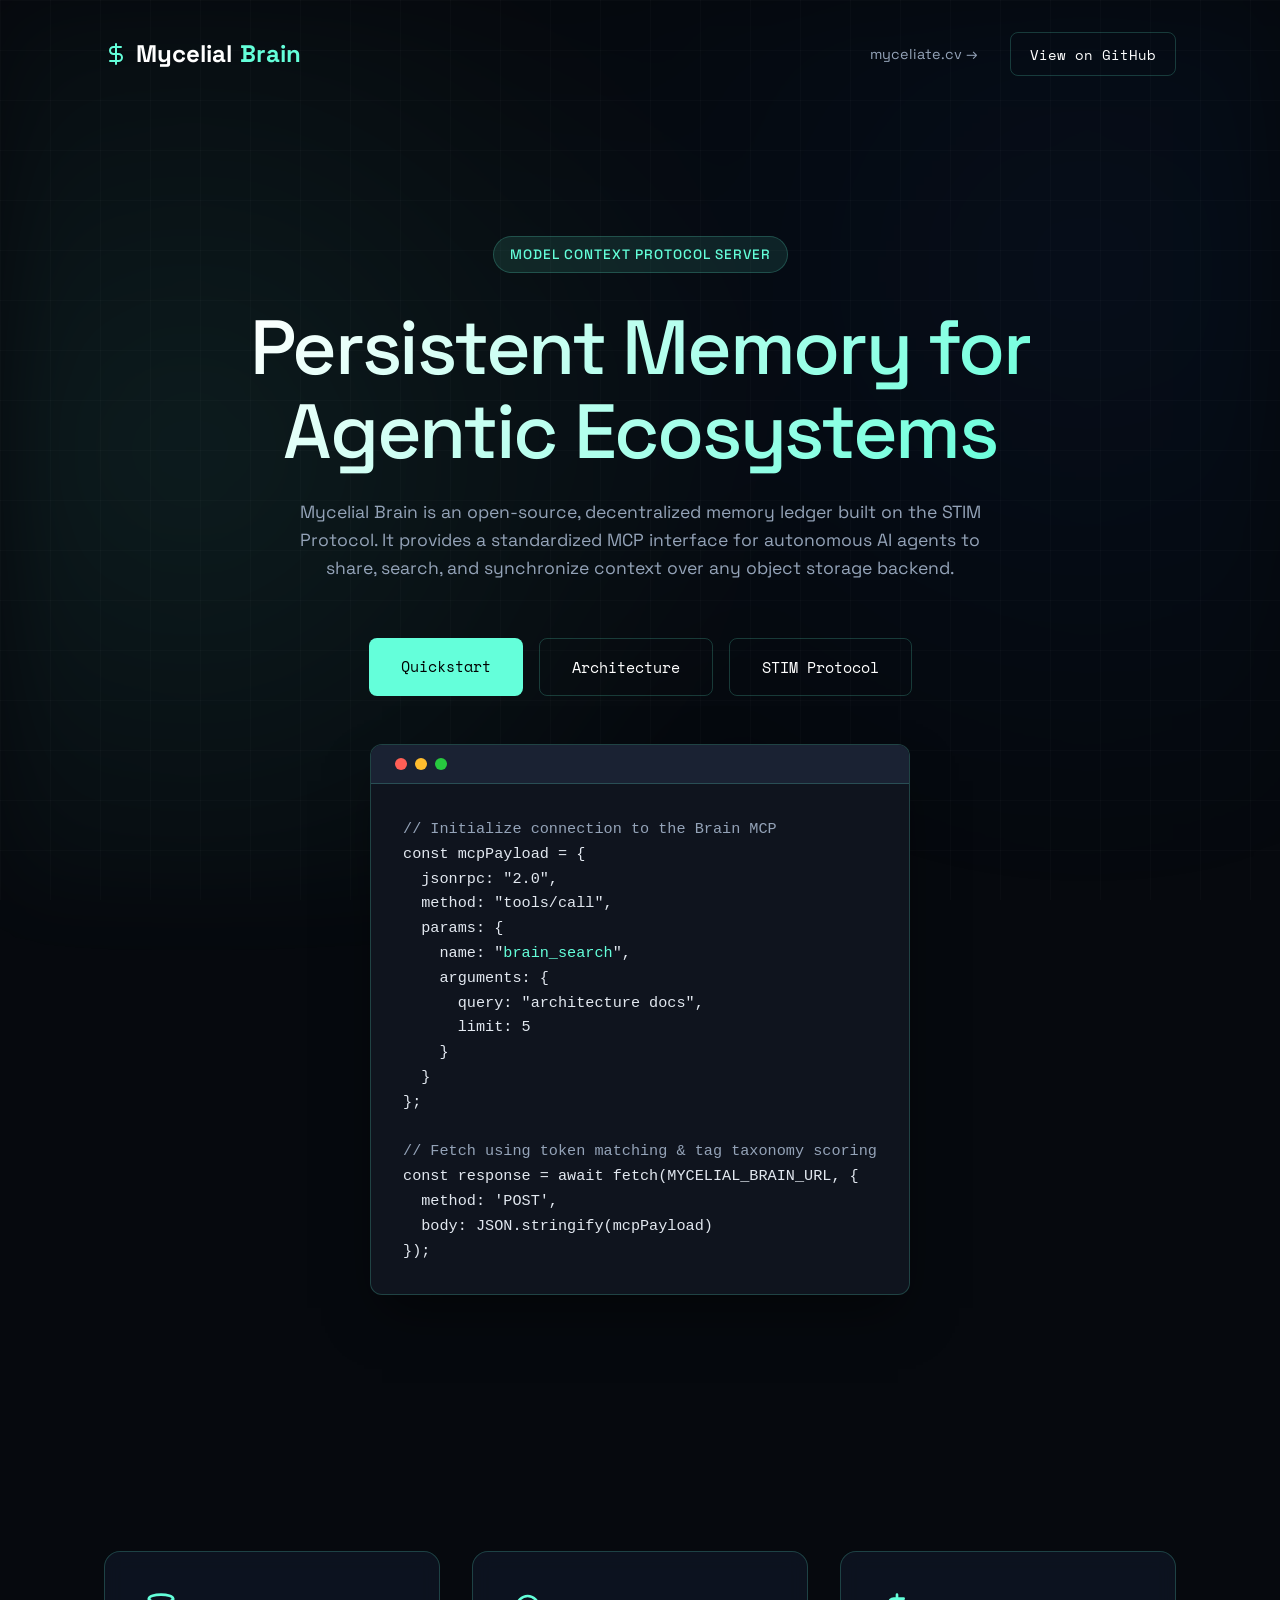
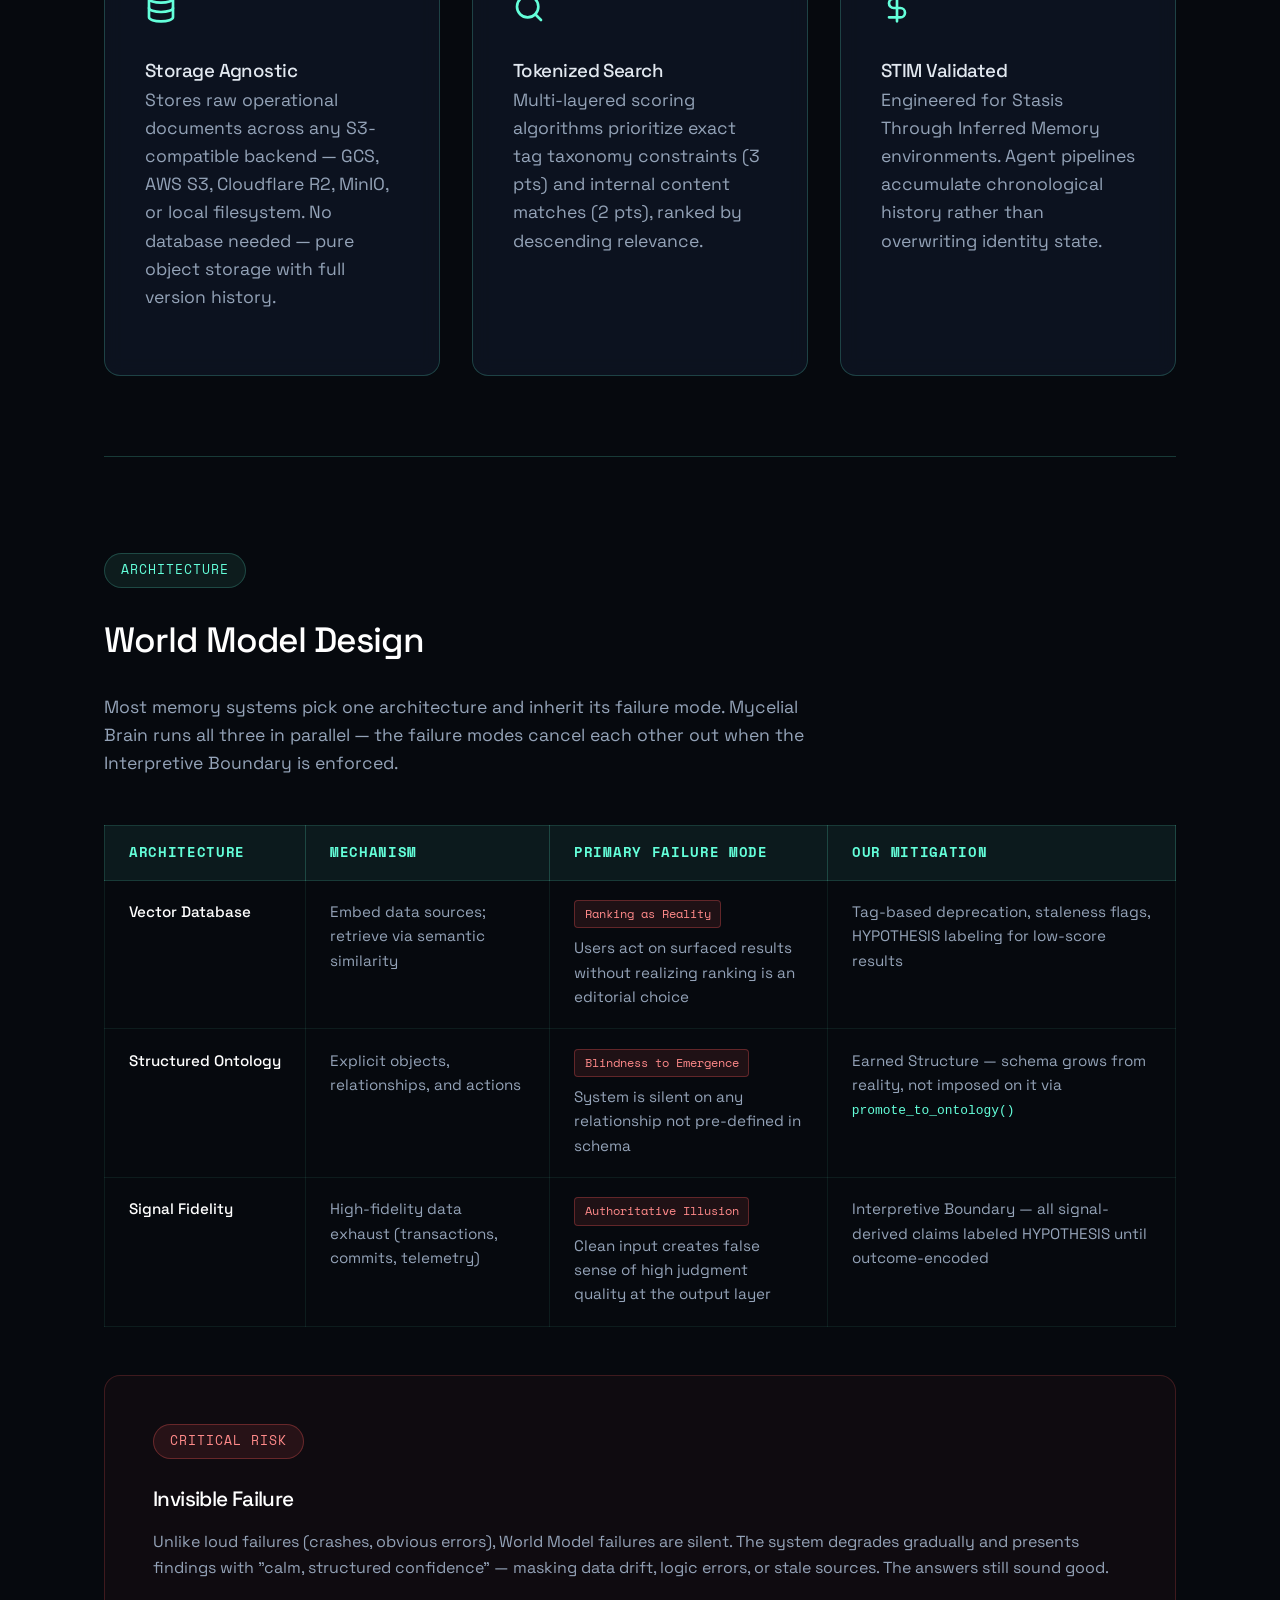
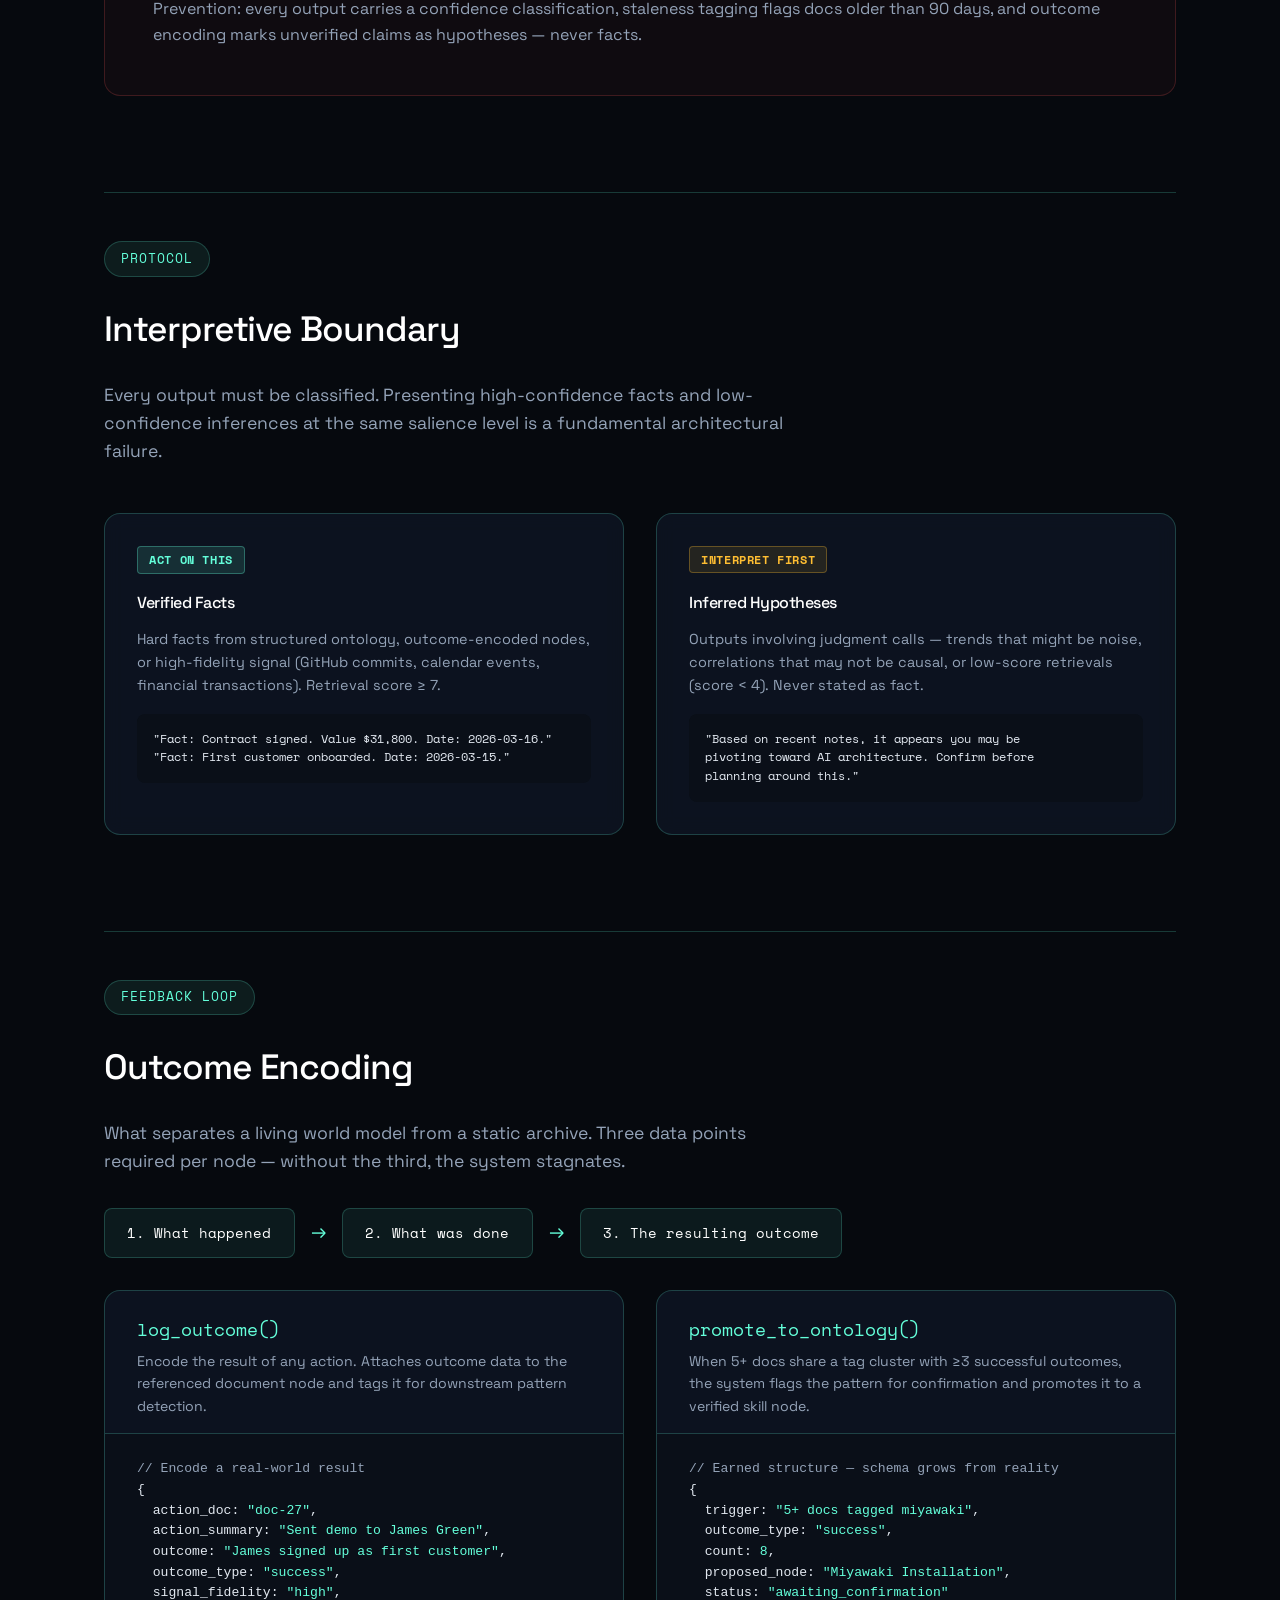
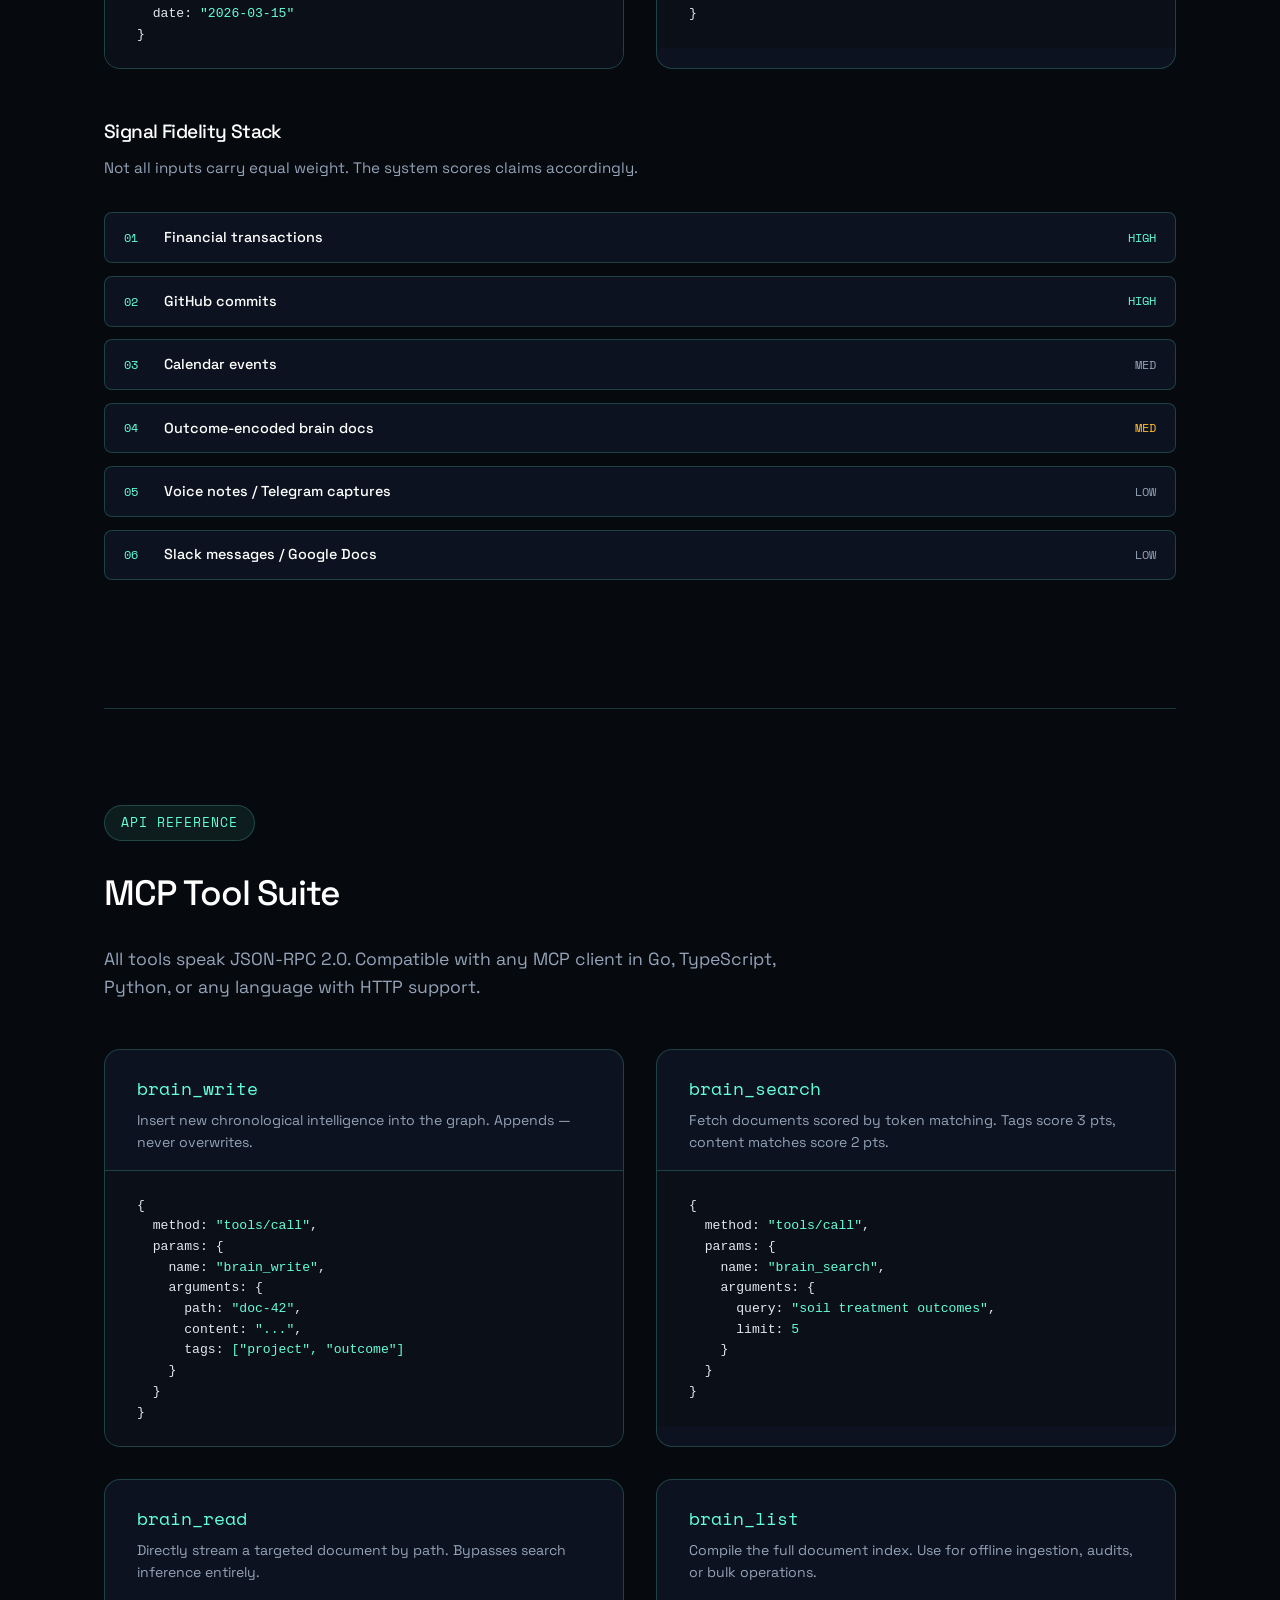
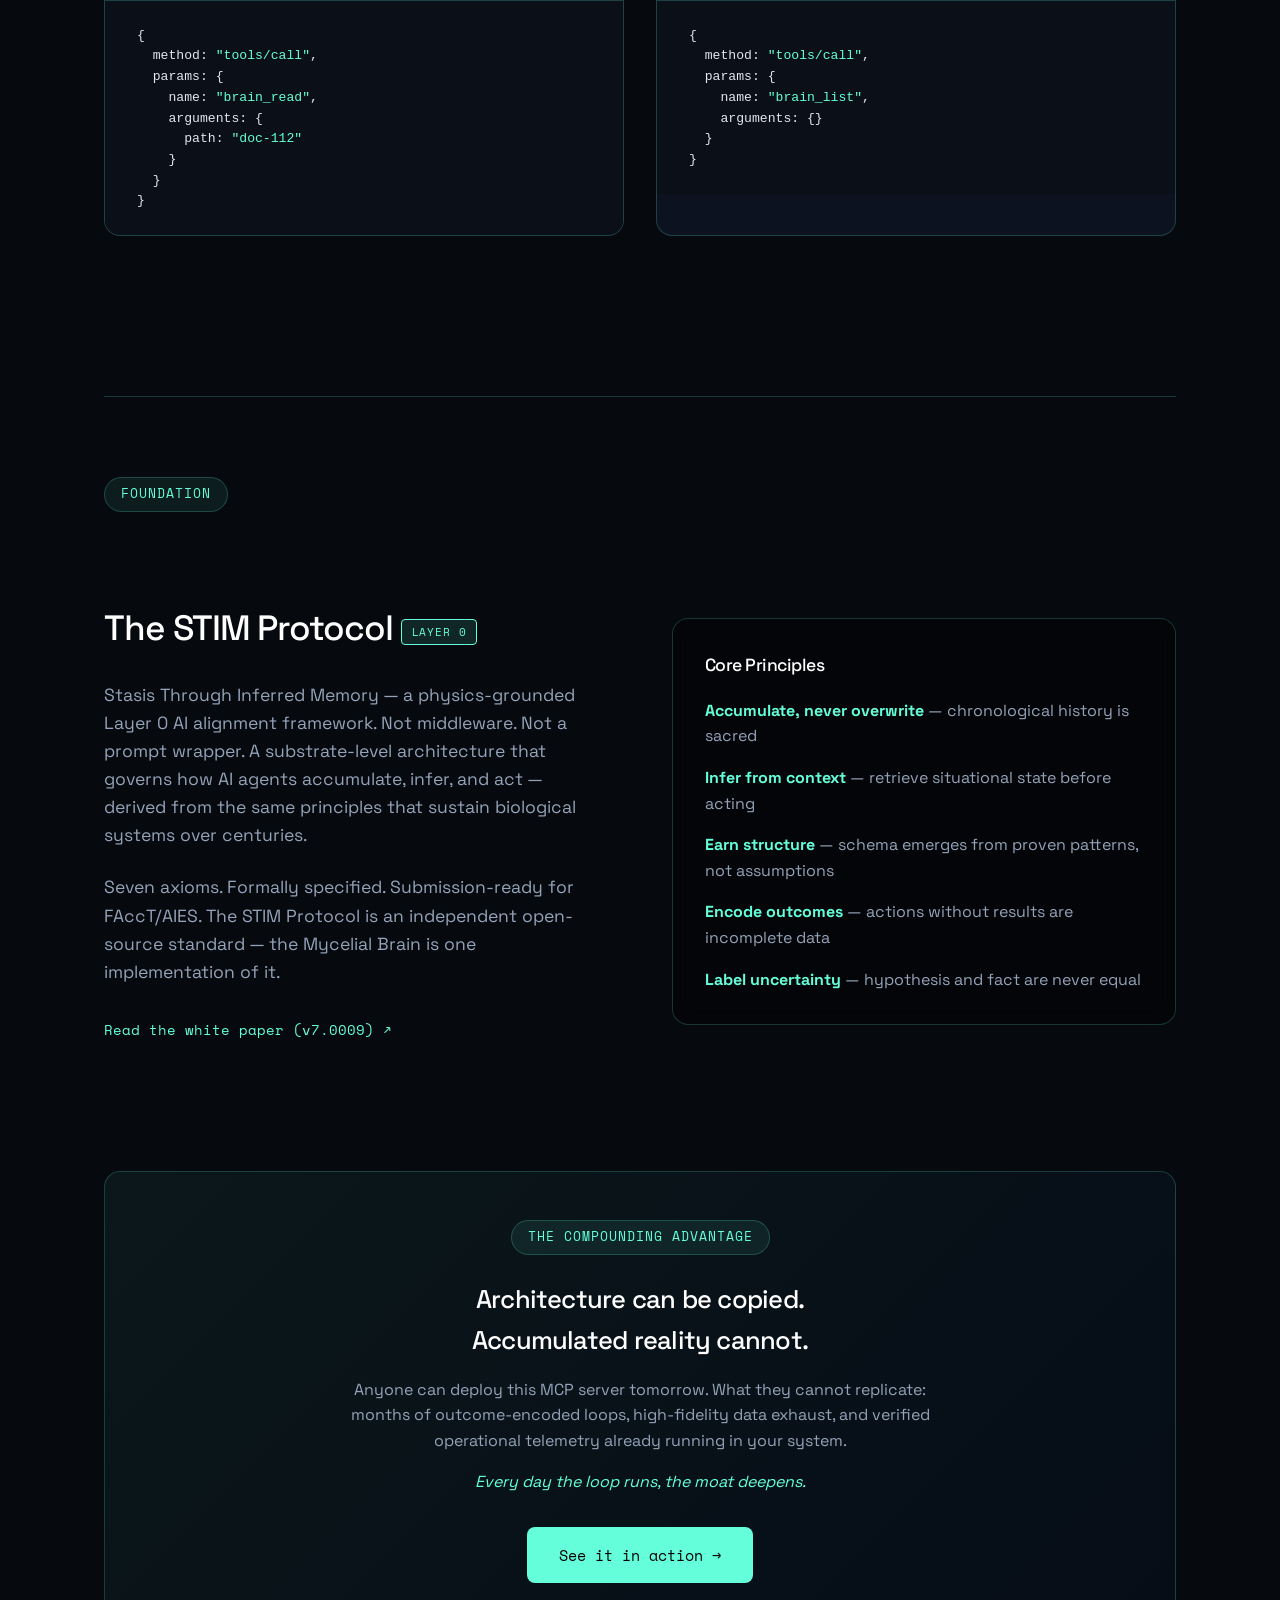
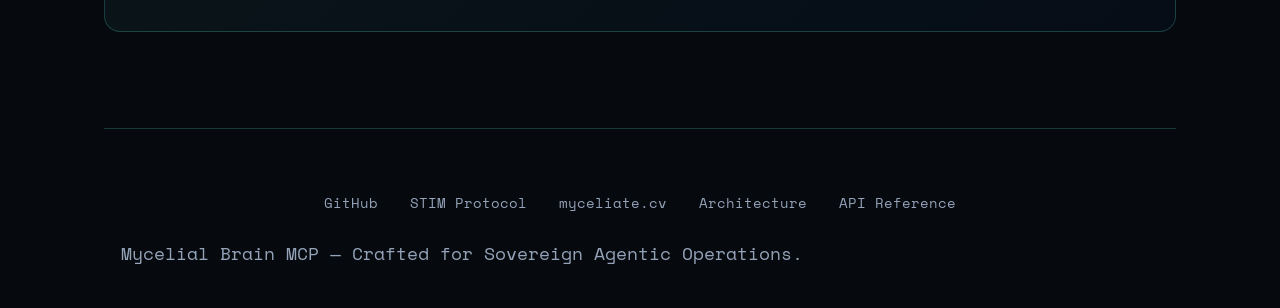
<file: index.html>
<!DOCTYPE html>
<html lang="en">
<head>
    <meta charset="UTF-8">
    <meta name="viewport" content="width=device-width, initial-scale=1.0">
    <title>Mycelial Brain MCP</title>
    <link rel="preconnect" href="https://fonts.googleapis.com">
    <link rel="preconnect" href="https://fonts.gstatic.com" crossorigin>
    <link href="https://fonts.googleapis.com/css2?family=Space+Grotesk:wght@300;400;500;700&family=Space+Mono:ital,wght@0,400;0,700;1,400&display=swap" rel="stylesheet">
    <link rel="stylesheet" href="style.css">
    <style>
        /* Additional styles for new sections */
        .world-model-section {
            padding: 6rem 0;
            border-top: 1px solid var(--border-color);
        }
        .section-label {
            display: inline-block;
            padding: 0.4rem 1rem;
            background: rgba(100, 255, 218, 0.08);
            color: var(--accent-color);
            border: 1px solid var(--border-color);
            border-radius: 50px;
            font-size: 0.8rem;
            font-weight: 500;
            letter-spacing: 1px;
            text-transform: uppercase;
            margin-bottom: 1.5rem;
            font-family: var(--font-mono);
        }
        .section-intro {
            max-width: 700px;
        }
        .arch-table {
            width: 100%;
            border-collapse: collapse;
            margin: 3rem 0;
            font-size: 0.95rem;
        }
        .arch-table th {
            text-align: left;
            padding: 1rem 1.5rem;
            background: rgba(100, 255, 218, 0.07);
            border: 1px solid var(--border-color);
            color: var(--accent-color);
            font-family: var(--font-mono);
            font-size: 0.85rem;
            letter-spacing: 0.05em;
            text-transform: uppercase;
        }
        .arch-table td {
            padding: 1.2rem 1.5rem;
            border: 1px solid rgba(100, 255, 218, 0.08);
            color: var(--text-secondary);
            vertical-align: top;
            line-height: 1.6;
        }
        .arch-table tr:hover td {
            background: rgba(100, 255, 218, 0.03);
        }
        .arch-table td:first-child {
            color: #fff;
            font-weight: 500;
            white-space: nowrap;
        }
        .failure-tag {
            display: inline-block;
            padding: 0.2rem 0.6rem;
            background: rgba(255, 90, 90, 0.1);
            border: 1px solid rgba(255, 90, 90, 0.3);
            border-radius: 4px;
            color: #ff8a8a;
            font-family: var(--font-mono);
            font-size: 0.78rem;
            margin-bottom: 0.5rem;
        }
        .protocol-grid {
            display: grid;
            grid-template-columns: repeat(auto-fit, minmax(280px, 1fr));
            gap: 2rem;
            margin-top: 3rem;
        }
        .protocol-card {
            background: var(--panel-bg);
            border: 1px solid var(--border-color);
            padding: 2rem;
            border-radius: 16px;
            backdrop-filter: blur(10px);
            transition: transform 0.3s ease, border-color 0.3s ease;
        }
        .protocol-card:hover {
            transform: translateY(-4px);
            border-color: var(--accent-color);
        }
        .protocol-card h4 {
            color: #fff;
            font-size: 1rem;
            margin-bottom: 0.8rem;
        }
        .protocol-card p {
            font-size: 0.9rem;
            margin-bottom: 0;
        }
        .category-tag {
            display: inline-block;
            padding: 0.2rem 0.7rem;
            border-radius: 4px;
            font-family: var(--font-mono);
            font-size: 0.75rem;
            font-weight: 700;
            margin-bottom: 1rem;
            letter-spacing: 0.05em;
        }
        .tag-act {
            background: rgba(100, 255, 218, 0.12);
            color: var(--accent-color);
            border: 1px solid rgba(100, 255, 218, 0.3);
        }
        .tag-interpret {
            background: rgba(255, 190, 50, 0.1);
            color: #ffbe32;
            border: 1px solid rgba(255, 190, 50, 0.3);
        }
        .outcome-flow {
            display: flex;
            align-items: center;
            gap: 1rem;
            flex-wrap: wrap;
            margin: 2rem 0;
        }
        .flow-step {
            padding: 0.8rem 1.4rem;
            background: rgba(100, 255, 218, 0.07);
            border: 1px solid var(--border-color);
            border-radius: 8px;
            font-family: var(--font-mono);
            font-size: 0.9rem;
            color: #fff;
        }
        .flow-arrow {
            color: var(--accent-color);
            font-size: 1.2rem;
        }
        .moat-box {
            background: linear-gradient(135deg, rgba(100,255,218,0.06), rgba(10,114,255,0.04));
            border: 1px solid rgba(100, 255, 218, 0.2);
            border-radius: 16px;
            padding: 3rem;
            margin-top: 3rem;
            text-align: center;
        }
        .moat-box h3 {
            font-size: 1.6rem;
            color: #fff;
            margin-bottom: 1rem;
        }
        .moat-box p {
            max-width: 600px;
            margin: 0 auto 1rem;
            font-size: 1rem;
        }
        .moat-box .accent {
            color: var(--accent-color);
            font-style: italic;
        }
        .tools-section {
            padding: 6rem 0;
            border-top: 1px solid var(--border-color);
        }
        .tools-grid {
            display: grid;
            grid-template-columns: repeat(auto-fit, minmax(340px, 1fr));
            gap: 2rem;
            margin-top: 3rem;
        }
        .tool-card {
            background: var(--panel-bg);
            border: 1px solid var(--border-color);
            border-radius: 16px;
            overflow: hidden;
            transition: border-color 0.3s ease;
        }
        .tool-card:hover {
            border-color: var(--accent-color);
        }
        .tool-header {
            padding: 1.5rem 2rem 1rem;
            border-bottom: 1px solid var(--border-color);
        }
        .tool-name {
            font-family: var(--font-mono);
            font-size: 1.1rem;
            color: var(--accent-color);
            margin-bottom: 0.4rem;
        }
        .tool-desc {
            font-size: 0.88rem;
            color: var(--text-secondary);
            margin: 0;
            max-width: 100%;
        }
        .tool-body pre {
            padding: 1.5rem 2rem;
            font-size: 0.82rem;
            margin: 0;
            background: #0a0f18;
        }
        .fidelity-stack {
            list-style: none;
            margin: 2rem 0;
            display: flex;
            flex-direction: column;
            gap: 0.8rem;
        }
        .fidelity-stack li {
            display: flex;
            align-items: center;
            gap: 1rem;
            padding: 0.8rem 1.2rem;
            background: var(--panel-bg);
            border: 1px solid var(--border-color);
            border-radius: 8px;
            font-size: 0.9rem;
            color: var(--text-secondary);
        }
        .fidelity-stack li span.rank {
            font-family: var(--font-mono);
            font-size: 0.75rem;
            color: var(--accent-color);
            min-width: 24px;
        }
        .fidelity-stack li span.signal {
            color: #fff;
            font-weight: 500;
        }
        .nav-links {
            display: flex;
            gap: 2rem;
            align-items: center;
        }
        .nav-link {
            color: var(--text-secondary);
            text-decoration: none;
            font-size: 0.9rem;
            transition: color 0.2s;
        }
        .nav-link:hover {
            color: var(--accent-color);
        }
        .footer-links {
            display: flex;
            gap: 2rem;
            justify-content: center;
            margin-bottom: 1.5rem;
            flex-wrap: wrap;
        }
        .footer-links a {
            color: var(--text-secondary);
            text-decoration: none;
            font-size: 0.85rem;
            transition: color 0.2s;
        }
        .footer-links a:hover {
            color: var(--accent-color);
        }
        @media (max-width: 700px) {
            .arch-table { font-size: 0.82rem; }
            .arch-table th, .arch-table td { padding: 0.8rem 1rem; }
            .outcome-flow { flex-direction: column; align-items: flex-start; }
        }
    </style>
</head>
<body>
    <div class="bg-mesh"></div>
    <div class="grid-overlay"></div>

    <div class="container">
        <!-- Header -->
        <header>
            <a href="#" class="logo">
                <svg width="24" height="24" viewBox="0 0 24 24" fill="none" stroke="currentColor" stroke-width="2" stroke-linecap="round" stroke-linejoin="round" style="color:var(--accent-color)"><path d="M12 2v20M17 5H9.5a3.5 3.5 0 0 0 0 7h5a3.5 3.5 0 0 1 0 7H6"/></svg>
                Mycelial<span>Brain</span>
            </a>
            <div class="nav-links">
                <a href="https://myceliate.cv" class="nav-link">myceliate.cv →</a>
                <a href="https://github.com/soilgrowerx/mycelial-brain-mcp" class="btn btn-secondary" style="padding: 0.6rem 1.2rem; font-size: 0.9rem;">View on GitHub</a>
            </div>
        </header>

        <!-- Hero -->
        <section class="hero">
            <div class="badge">Model Context Protocol Server</div>
            <h1>Persistent Memory for<br>Agentic Ecosystems</h1>
            <p>Mycelial Brain is an open-source, decentralized memory ledger built on the STIM Protocol. It provides a standardized MCP interface for autonomous AI agents to share, search, and synchronize context over any object storage backend.</p>

            <div class="cta-group">
                <a href="#quickstart" class="btn btn-primary">Quickstart</a>
                <a href="#world-model" class="btn btn-secondary">Architecture</a>
                <a href="#stim" class="btn btn-secondary">STIM Protocol</a>
            </div>

            <!-- Terminal Window -->
            <div class="code-window" id="quickstart">
                <div class="code-header">
                    <div class="traffic-light red"></div>
                    <div class="traffic-light yellow"></div>
                    <div class="traffic-light green"></div>
                </div>
                <pre><code><span style="color: #94a3b8;">// Initialize connection to the Brain MCP</span>
const mcpPayload = {
  jsonrpc: "2.0",
  method: "tools/call",
  params: {
    name: "<span style="color: var(--accent-color);">brain_search</span>",
    arguments: {
      query: "architecture docs",
      limit: 5
    }
  }
};

<span style="color: #94a3b8;">// Fetch using token matching & tag taxonomy scoring</span>
const response = await fetch(MYCELIAL_BRAIN_URL, {
  method: 'POST',
  body: JSON.stringify(mcpPayload)
});</code></pre>
            </div>
        </section>

        <!-- Core Features -->
        <section class="features">
            <div class="feature-card">
                <svg viewBox="0 0 24 24" fill="none" stroke="currentColor" stroke-width="2" stroke-linecap="round" stroke-linejoin="round"><ellipse cx="12" cy="5" rx="9" ry="3"></ellipse><path d="M21 12c0 1.66-4 3-9 3s-9-1.34-9-3"></path><path d="M3 5v14c0 1.66 4 3 9 3s9-1.34 9-3V5"></path></svg>
                <h3>Storage Agnostic</h3>
                <p>Stores raw operational documents across any S3-compatible backend — GCS, AWS S3, Cloudflare R2, MinIO, or local filesystem. No database needed — pure object storage with full version history.</p>
            </div>

            <div class="feature-card">
                <svg viewBox="0 0 24 24" fill="none" stroke="currentColor" stroke-width="2" stroke-linecap="round" stroke-linejoin="round"><circle cx="11" cy="11" r="8"></circle><line x1="21" y1="21" x2="16.65" y2="16.65"></line></svg>
                <h3>Tokenized Search</h3>
                <p>Multi-layered scoring algorithms prioritize exact tag taxonomy constraints (3 pts) and internal content matches (2 pts), ranked by descending relevance.</p>
            </div>

            <div class="feature-card">
                <svg viewBox="0 0 24 24" fill="none" stroke="currentColor" stroke-width="2" stroke-linecap="round" stroke-linejoin="round"><path d="M12 2v20M17 5H9.5a3.5 3.5 0 0 0 0 7h5a3.5 3.5 0 0 1 0 7H6"></path></svg>
                <h3>STIM Validated</h3>
                <p>Engineered for Stasis Through Inferred Memory environments. Agent pipelines accumulate chronological history rather than overwriting identity state.</p>
            </div>
        </section>

        <!-- World Model Architecture -->
        <section class="world-model-section" id="world-model">
            <div class="section-intro">
                <div class="section-label">Architecture</div>
                <h2>World Model Design</h2>
                <p>Most memory systems pick one architecture and inherit its failure mode. Mycelial Brain runs all three in parallel — the failure modes cancel each other out when the Interpretive Boundary is enforced.</p>
            </div>

            <table class="arch-table">
                <thead>
                    <tr>
                        <th>Architecture</th>
                        <th>Mechanism</th>
                        <th>Primary Failure Mode</th>
                        <th>Our Mitigation</th>
                    </tr>
                </thead>
                <tbody>
                    <tr>
                        <td>Vector Database</td>
                        <td>Embed data sources; retrieve via semantic similarity</td>
                        <td>
                            <div class="failure-tag">Ranking as Reality</div><br>
                            Users act on surfaced results without realizing ranking is an editorial choice
                        </td>
                        <td>Tag-based deprecation, staleness flags, HYPOTHESIS labeling for low-score results</td>
                    </tr>
                    <tr>
                        <td>Structured Ontology</td>
                        <td>Explicit objects, relationships, and actions</td>
                        <td>
                            <div class="failure-tag">Blindness to Emergence</div><br>
                            System is silent on any relationship not pre-defined in schema
                        </td>
                        <td>Earned Structure — schema grows from reality, not imposed on it via <code style="color:var(--accent-color);font-size:0.85em">promote_to_ontology()</code></td>
                    </tr>
                    <tr>
                        <td>Signal Fidelity</td>
                        <td>High-fidelity data exhaust (transactions, commits, telemetry)</td>
                        <td>
                            <div class="failure-tag">Authoritative Illusion</div><br>
                            Clean input creates false sense of high judgment quality at the output layer
                        </td>
                        <td>Interpretive Boundary — all signal-derived claims labeled HYPOTHESIS until outcome-encoded</td>
                    </tr>
                </tbody>
            </table>

            <!-- Invisible Failure Warning -->
            <div class="moat-box" style="background: rgba(255,90,90,0.04); border-color: rgba(255,90,90,0.2); text-align:left;">
                <div class="section-label" style="background:rgba(255,90,90,0.1); color:#ff8a8a; border-color:rgba(255,90,90,0.3);">Critical Risk</div>
                <h3 style="color:#fff; font-size:1.3rem; margin-bottom:0.8rem;">Invisible Failure</h3>
                <p style="max-width:100%;">Unlike loud failures (crashes, obvious errors), World Model failures are silent. The system degrades gradually and presents findings with "calm, structured confidence" — masking data drift, logic errors, or stale sources. The answers still sound good.</p>
                <p style="max-width:100%; margin:0;">Prevention: every output carries a confidence classification, staleness tagging flags docs older than 90 days, and outcome encoding marks unverified claims as hypotheses — never facts.</p>
            </div>
        </section>

        <!-- Interpretive Boundary -->
        <section class="world-model-section" style="padding-top:3rem;">
            <div class="section-intro">
                <div class="section-label">Protocol</div>
                <h2>Interpretive Boundary</h2>
                <p>Every output must be classified. Presenting high-confidence facts and low-confidence inferences at the same salience level is a fundamental architectural failure.</p>
            </div>

            <div class="protocol-grid">
                <div class="protocol-card">
                    <div class="category-tag tag-act">ACT ON THIS</div>
                    <h4>Verified Facts</h4>
                    <p>Hard facts from structured ontology, outcome-encoded nodes, or high-fidelity signal (GitHub commits, calendar events, financial transactions). Retrieval score ≥ 7.</p>
                    <pre style="background:#0a0f18; border-radius:8px; padding:1rem; margin-top:1rem; font-size:0.78rem; color:#e2e8f0; overflow-x:auto;">"Fact: Contract signed. Value $31,800. Date: 2026-03-16."
"Fact: First customer onboarded. Date: 2026-03-15."</pre>
                </div>

                <div class="protocol-card">
                    <div class="category-tag tag-interpret">INTERPRET FIRST</div>
                    <h4>Inferred Hypotheses</h4>
                    <p>Outputs involving judgment calls — trends that might be noise, correlations that may not be causal, or low-score retrievals (score &lt; 4). Never stated as fact.</p>
                    <pre style="background:#0a0f18; border-radius:8px; padding:1rem; margin-top:1rem; font-size:0.78rem; color:#e2e8f0; overflow-x:auto;">"Based on recent notes, it appears you may be
pivoting toward AI architecture. Confirm before
planning around this."</pre>
                </div>
            </div>
        </section>

        <!-- Outcome Encoding -->
        <section class="world-model-section" style="padding-top:3rem;">
            <div class="section-intro">
                <div class="section-label">Feedback Loop</div>
                <h2>Outcome Encoding</h2>
                <p>What separates a living world model from a static archive. Three data points required per node — without the third, the system stagnates.</p>
            </div>

            <div class="outcome-flow">
                <div class="flow-step">1. What happened</div>
                <div class="flow-arrow">→</div>
                <div class="flow-step">2. What was done</div>
                <div class="flow-arrow">→</div>
                <div class="flow-step">3. The resulting outcome</div>
            </div>

            <div class="tools-grid" style="margin-top:2rem;">
                <div class="tool-card">
                    <div class="tool-header">
                        <div class="tool-name">log_outcome()</div>
                        <p class="tool-desc">Encode the result of any action. Attaches outcome data to the referenced document node and tags it for downstream pattern detection.</p>
                    </div>
                    <div class="tool-body">
                        <pre><code><span style="color:#94a3b8;">// Encode a real-world result</span>
{
  action_doc: <span style="color:var(--accent-color);">"doc-27"</span>,
  action_summary: <span style="color:var(--accent-color);">"Sent demo to James Green"</span>,
  outcome: <span style="color:var(--accent-color);">"James signed up as first customer"</span>,
  outcome_type: <span style="color:var(--accent-color);">"success"</span>,
  signal_fidelity: <span style="color:var(--accent-color);">"high"</span>,
  date: <span style="color:var(--accent-color);">"2026-03-15"</span>
}</code></pre>
                    </div>
                </div>

                <div class="tool-card">
                    <div class="tool-header">
                        <div class="tool-name">promote_to_ontology()</div>
                        <p class="tool-desc">When 5+ docs share a tag cluster with ≥3 successful outcomes, the system flags the pattern for confirmation and promotes it to a verified skill node.</p>
                    </div>
                    <div class="tool-body">
                        <pre><code><span style="color:#94a3b8;">// Earned structure — schema grows from reality</span>
{
  trigger: <span style="color:var(--accent-color);">"5+ docs tagged miyawaki"</span>,
  outcome_type: <span style="color:var(--accent-color);">"success"</span>,
  count: <span style="color:var(--accent-color);">8</span>,
  proposed_node: <span style="color:var(--accent-color);">"Miyawaki Installation"</span>,
  status: <span style="color:var(--accent-color);">"awaiting_confirmation"</span>
}</code></pre>
                    </div>
                </div>
            </div>

            <!-- Signal Fidelity Stack -->
            <div style="margin-top:3rem;">
                <h3 style="color:#fff; font-size:1.2rem; margin-bottom:0.5rem;">Signal Fidelity Stack</h3>
                <p style="font-size:0.95rem;">Not all inputs carry equal weight. The system scores claims accordingly.</p>
                <ul class="fidelity-stack">
                    <li><span class="rank">01</span><span class="signal">Financial transactions</span><span style="margin-left:auto;font-family:var(--font-mono);font-size:0.78rem;color:var(--accent-color);">HIGH</span></li>
                    <li><span class="rank">02</span><span class="signal">GitHub commits</span><span style="margin-left:auto;font-family:var(--font-mono);font-size:0.78rem;color:var(--accent-color);">HIGH</span></li>
                    <li><span class="rank">03</span><span class="signal">Calendar events</span><span style="margin-left:auto;font-family:var(--font-mono);font-size:0.78rem;color:#ffbe32);">MED</span></li>
                    <li><span class="rank">04</span><span class="signal">Outcome-encoded brain docs</span><span style="margin-left:auto;font-family:var(--font-mono);font-size:0.78rem;color:#ffbe32;">MED</span></li>
                    <li><span class="rank">05</span><span class="signal">Voice notes / Telegram captures</span><span style="margin-left:auto;font-family:var(--font-mono);font-size:0.78rem;color:#94a3b8;">LOW</span></li>
                    <li><span class="rank">06</span><span class="signal">Slack messages / Google Docs</span><span style="margin-left:auto;font-family:var(--font-mono);font-size:0.78rem;color:#94a3b8;">LOW</span></li>
                </ul>
            </div>
        </section>

        <!-- MCP Tools Reference -->
        <section class="tools-section" id="tools">
            <div class="section-intro">
                <div class="section-label">API Reference</div>
                <h2>MCP Tool Suite</h2>
                <p>All tools speak JSON-RPC 2.0. Compatible with any MCP client in Go, TypeScript, Python, or any language with HTTP support.</p>
            </div>

            <div class="tools-grid">
                <div class="tool-card">
                    <div class="tool-header">
                        <div class="tool-name">brain_write</div>
                        <p class="tool-desc">Insert new chronological intelligence into the graph. Appends — never overwrites.</p>
                    </div>
                    <div class="tool-body">
                        <pre><code>{
  method: <span style="color:var(--accent-color);">"tools/call"</span>,
  params: {
    name: <span style="color:var(--accent-color);">"brain_write"</span>,
    arguments: {
      path: <span style="color:var(--accent-color);">"doc-42"</span>,
      content: <span style="color:var(--accent-color);">"..."</span>,
      tags: <span style="color:var(--accent-color);">["project", "outcome"]</span>
    }
  }
}</code></pre>
                    </div>
                </div>

                <div class="tool-card">
                    <div class="tool-header">
                        <div class="tool-name">brain_search</div>
                        <p class="tool-desc">Fetch documents scored by token matching. Tags score 3 pts, content matches score 2 pts.</p>
                    </div>
                    <div class="tool-body">
                        <pre><code>{
  method: <span style="color:var(--accent-color);">"tools/call"</span>,
  params: {
    name: <span style="color:var(--accent-color);">"brain_search"</span>,
    arguments: {
      query: <span style="color:var(--accent-color);">"soil treatment outcomes"</span>,
      limit: <span style="color:var(--accent-color);">5</span>
    }
  }
}</code></pre>
                    </div>
                </div>

                <div class="tool-card">
                    <div class="tool-header">
                        <div class="tool-name">brain_read</div>
                        <p class="tool-desc">Directly stream a targeted document by path. Bypasses search inference entirely.</p>
                    </div>
                    <div class="tool-body">
                        <pre><code>{
  method: <span style="color:var(--accent-color);">"tools/call"</span>,
  params: {
    name: <span style="color:var(--accent-color);">"brain_read"</span>,
    arguments: {
      path: <span style="color:var(--accent-color);">"doc-112"</span>
    }
  }
}</code></pre>
                    </div>
                </div>

                <div class="tool-card">
                    <div class="tool-header">
                        <div class="tool-name">brain_list</div>
                        <p class="tool-desc">Compile the full document index. Use for offline ingestion, audits, or bulk operations.</p>
                    </div>
                    <div class="tool-body">
                        <pre><code>{
  method: <span style="color:var(--accent-color);">"tools/call"</span>,
  params: {
    name: <span style="color:var(--accent-color);">"brain_list"</span>,
    arguments: {}
  }
}</code></pre>
                    </div>
                </div>
            </div>
        </section>

        <!-- STIM Protocol -->
        <section class="stim-section" id="stim">
            <div class="section-intro">
                <div class="section-label">Foundation</div>
            </div>
            <div class="architecture-grid">
                <div>
                    <h2>The STIM Protocol <span style="display:inline-block;background:rgba(100,255,218,0.12);border:1px solid var(--accent-color);color:var(--accent-color);font-size:0.7rem;font-family:var(--font-mono);padding:0.2rem 0.6rem;border-radius:4px;vertical-align:middle;letter-spacing:0.08em;">LAYER 0</span></h2>
                    <p>Stasis Through Inferred Memory — a physics-grounded Layer 0 AI alignment framework. Not middleware. Not a prompt wrapper. A substrate-level architecture that governs how AI agents accumulate, infer, and act — derived from the same principles that sustain biological systems over centuries.</p>
                    <p>Seven axioms. Formally specified. Submission-ready for FAccT/AIES. The STIM Protocol is an independent open-source standard — the Mycelial Brain is one implementation of it.</p>
                    <a href="https://github.com/STIM-Protocol/white-paper/blob/master/STIM_White_Paper_v7.0009.md" target="_blank" rel="noopener" style="color:var(--accent-color); text-decoration:none; font-family:var(--font-mono); font-size:0.9rem; display:inline-block; margin-top:0.5rem;">Read the white paper (v7.0009) ↗</a>
                </div>

                <div class="feature-card" style="background: rgba(0,0,0,0.4); padding: 2rem;">
                    <h3 style="margin-bottom: 1.2rem; font-size: 1.1rem; color:#fff;">Core Principles</h3>
                    <ul style="list-style: none; color: var(--text-secondary); display: flex; flex-direction: column; gap: 1rem;">
                        <li><strong style="color: var(--accent-color);">Accumulate, never overwrite</strong> — chronological history is sacred</li>
                        <li><strong style="color: var(--accent-color);">Infer from context</strong> — retrieve situational state before acting</li>
                        <li><strong style="color: var(--accent-color);">Earn structure</strong> — schema emerges from proven patterns, not assumptions</li>
                        <li><strong style="color: var(--accent-color);">Encode outcomes</strong> — actions without results are incomplete data</li>
                        <li><strong style="color: var(--accent-color);">Label uncertainty</strong> — hypothesis and fact are never equal</li>
                    </ul>
                </div>
            </div>
        </section>

        <!-- Time Moat -->
        <div class="moat-box" style="margin-bottom:6rem;">
            <div class="section-label" style="margin-bottom:1.5rem;">The Compounding Advantage</div>
            <h3>Architecture can be copied.<br>Accumulated reality cannot.</h3>
            <p>Anyone can deploy this MCP server tomorrow. What they cannot replicate: months of outcome-encoded loops, high-fidelity data exhaust, and verified operational telemetry already running in your system.</p>
            <p class="accent">Every day the loop runs, the moat deepens.</p>
            <a href="https://myceliate.cv" class="btn btn-primary" style="margin-top:1rem; display:inline-block;">See it in action →</a>
        </div>

        <footer>
            <div class="footer-links">
                <a href="https://github.com/soilgrowerx/mycelial-brain-mcp">GitHub</a>
                <a href="https://github.com/STIM-Protocol">STIM Protocol</a>
                <a href="https://myceliate.cv">myceliate.cv</a>
                <a href="#world-model">Architecture</a>
                <a href="#tools">API Reference</a>
            </div>
            <p>Mycelial Brain MCP — Crafted for Sovereign Agentic Operations.</p>
        </footer>
    </div>
</body>
</html>
</file>
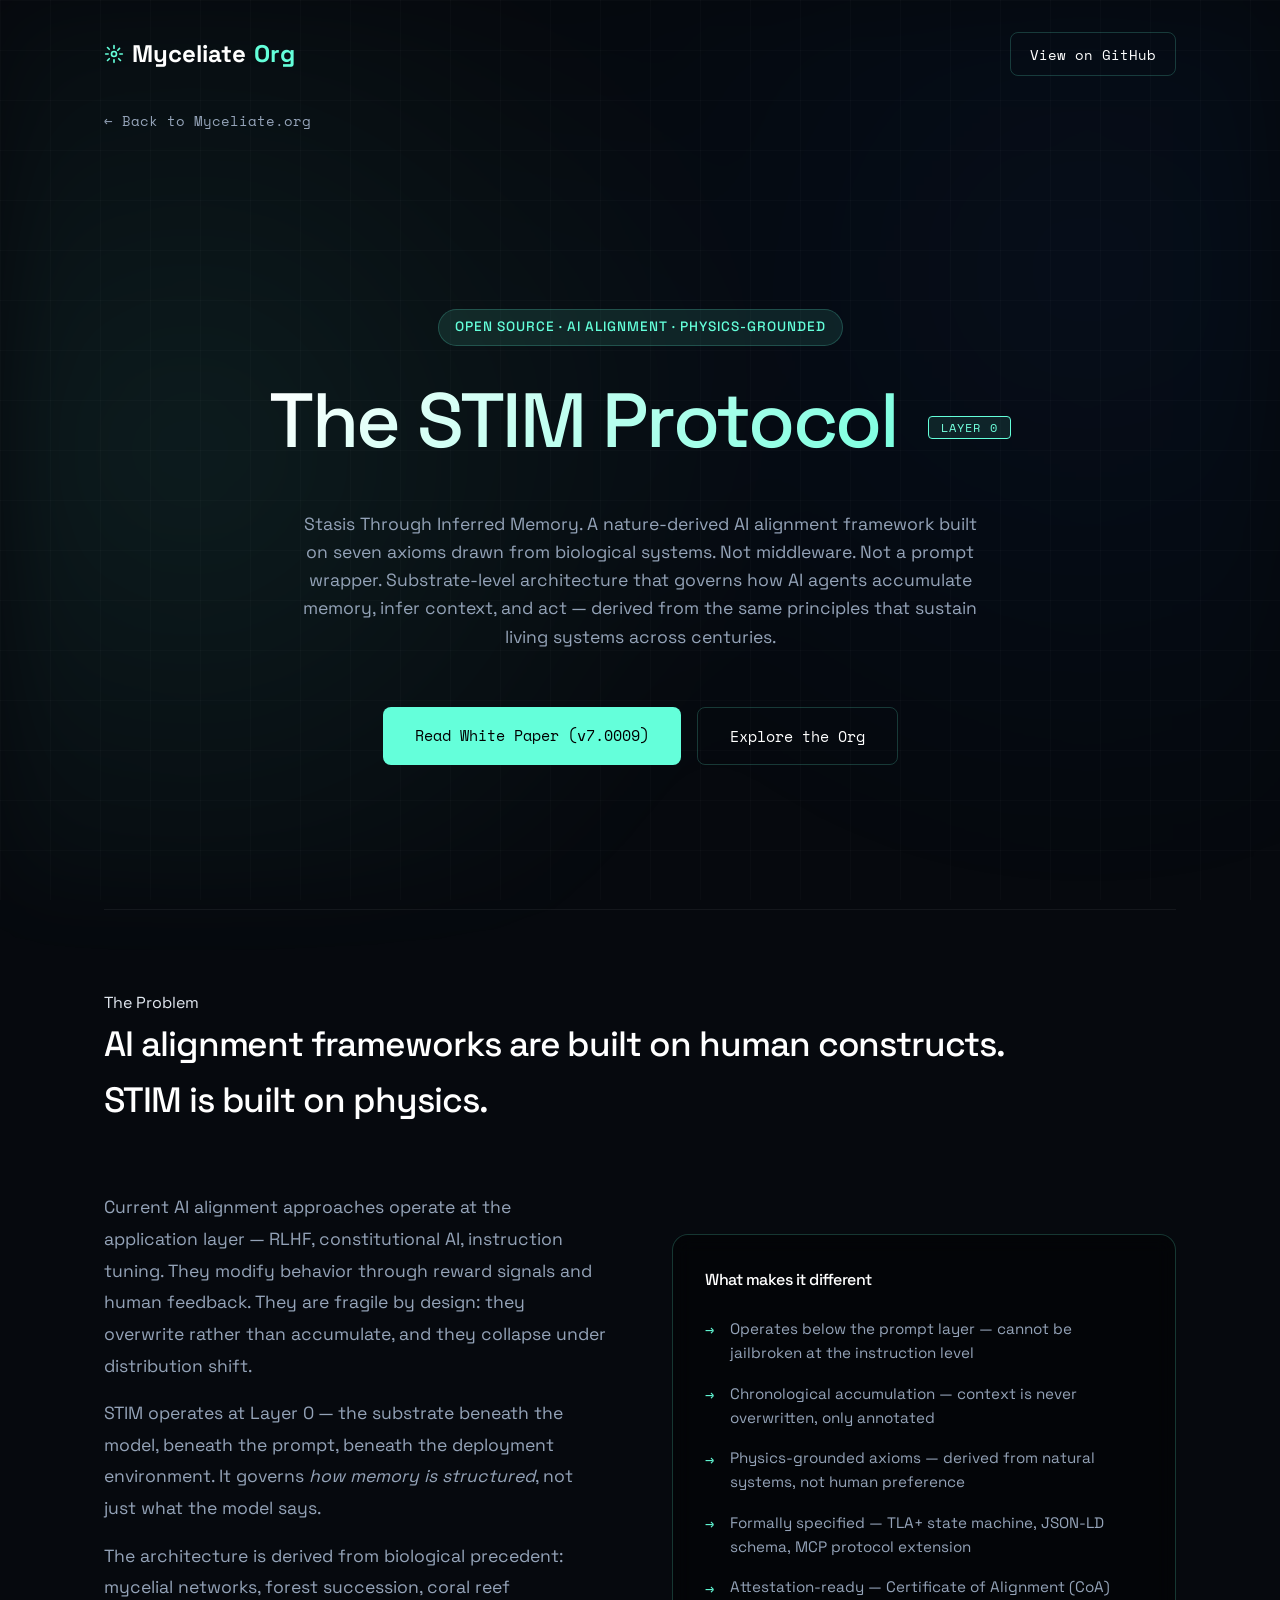
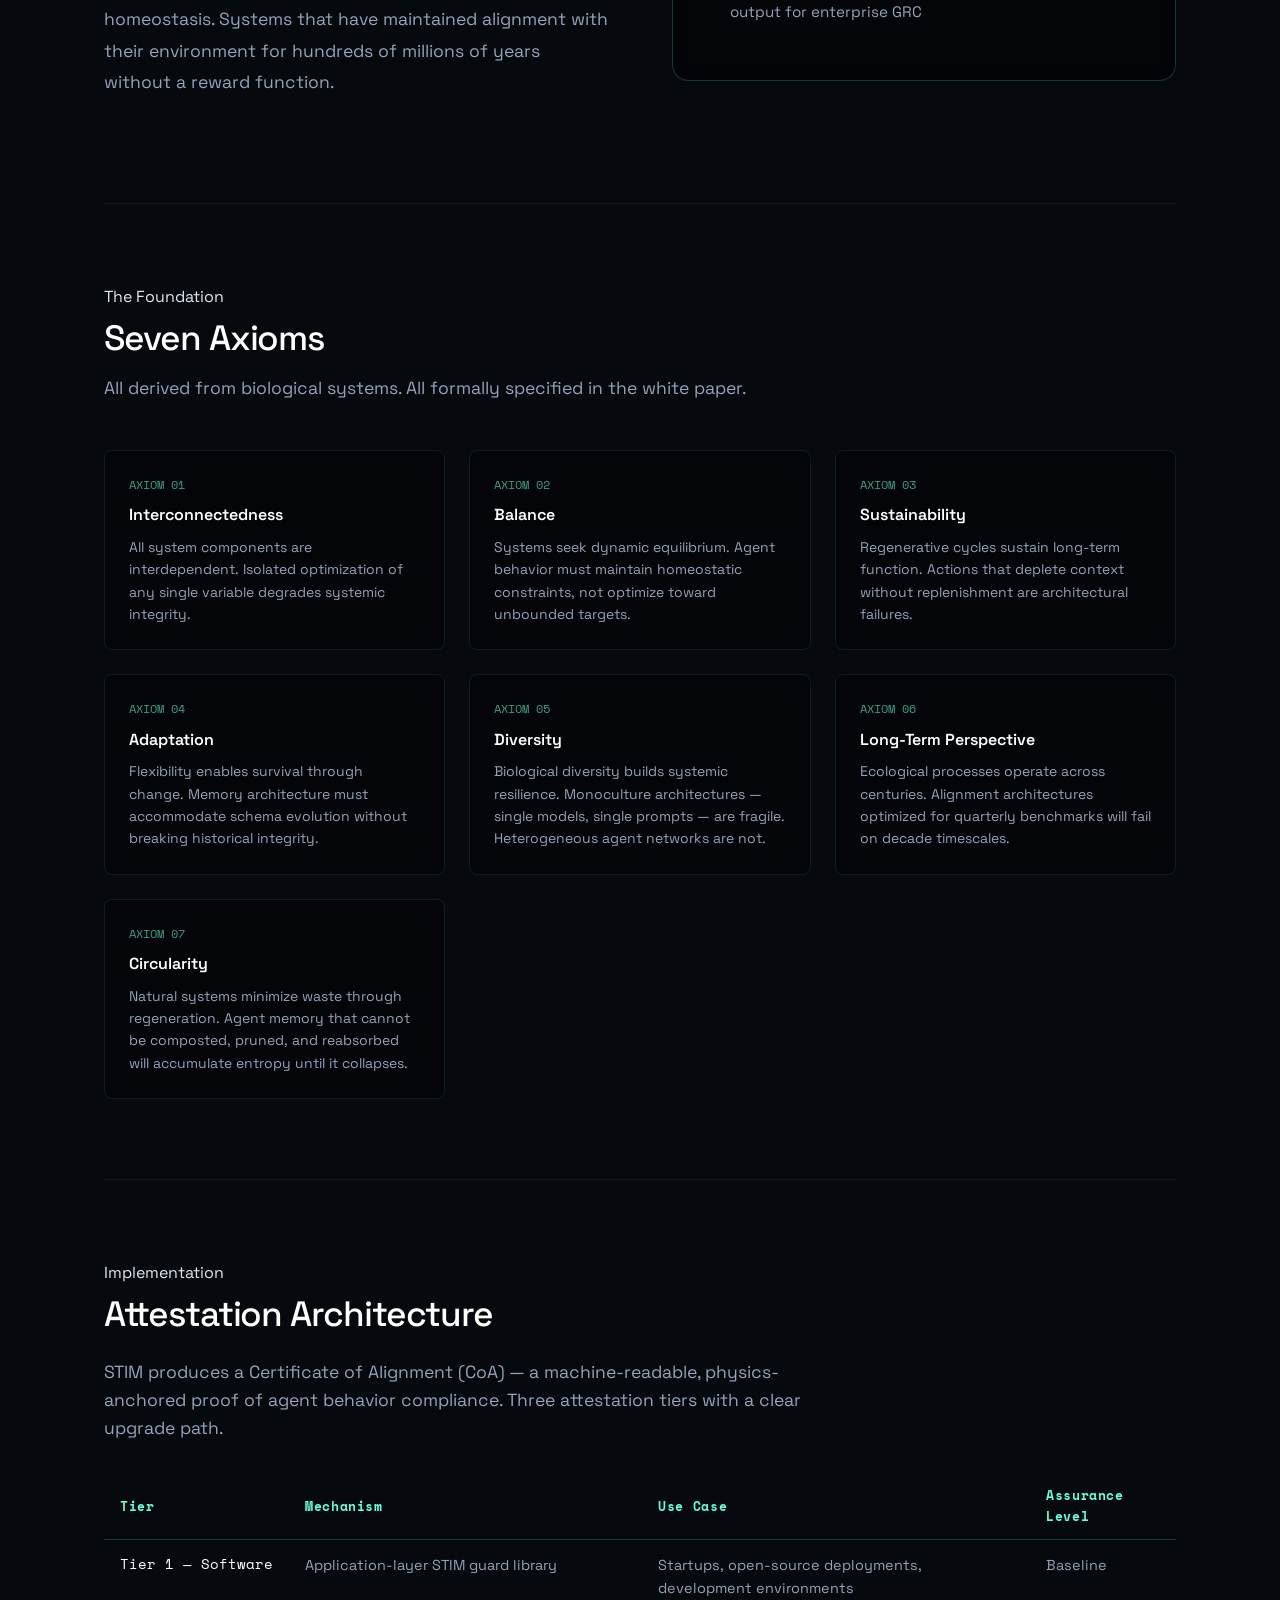
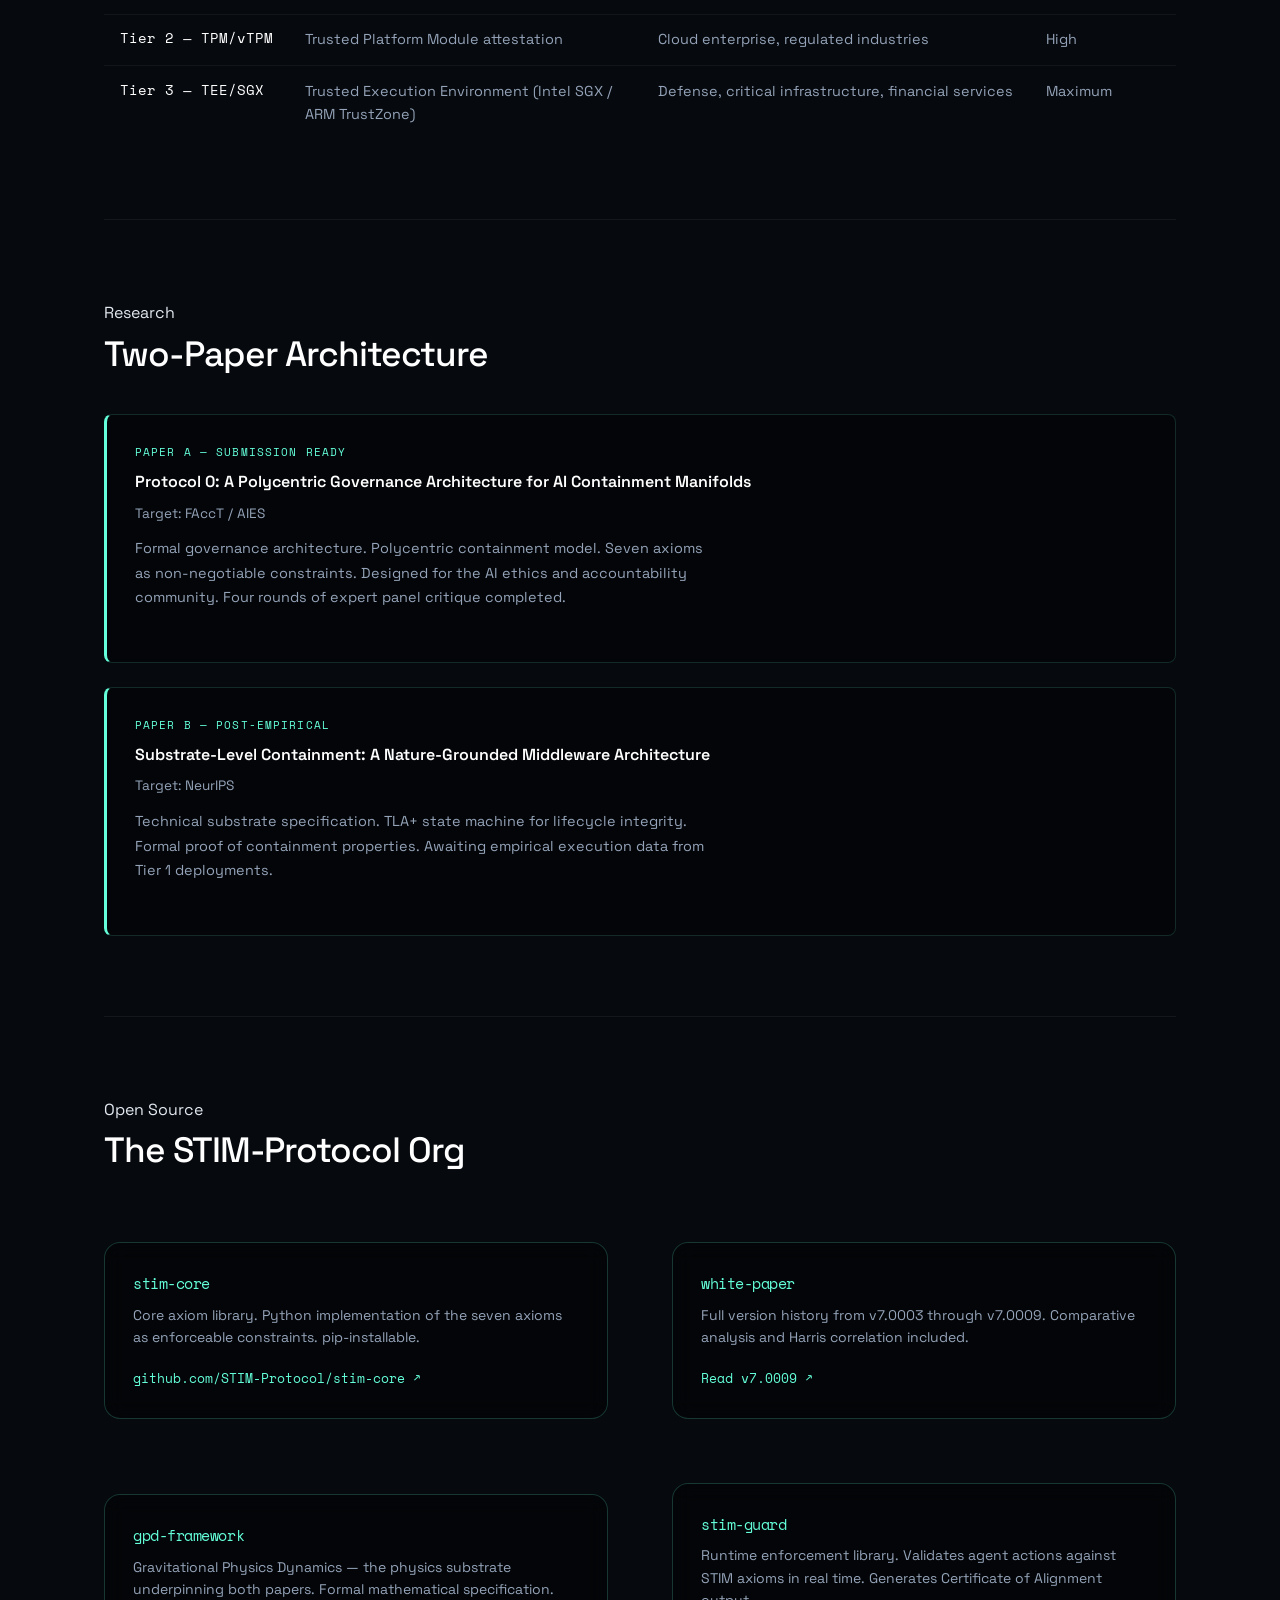
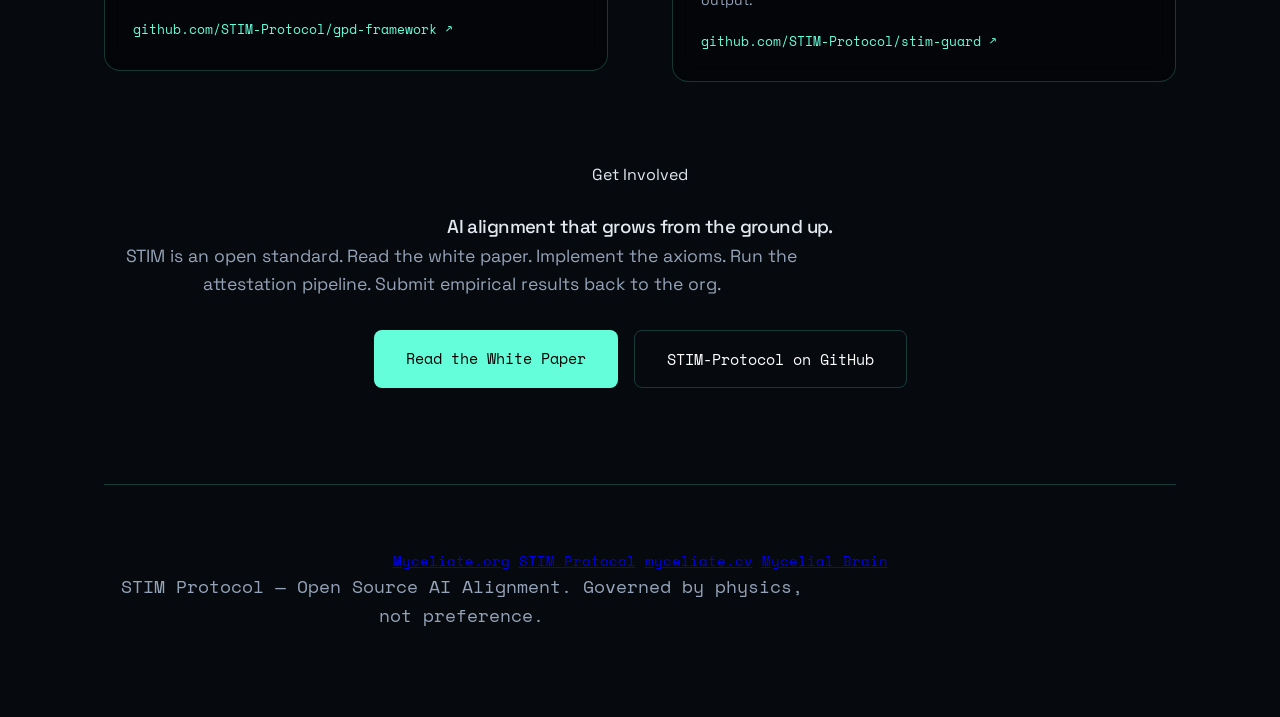
<file: stim.html>
<!DOCTYPE html>
<html lang="en">
<head>
    <meta charset="UTF-8">
    <meta name="viewport" content="width=device-width, initial-scale=1.0">
    <title>STIM Protocol — Layer 0 AI Alignment</title>
    <meta name="description" content="Stasis Through Inferred Memory. A physics-grounded, nature-derived Layer 0 AI alignment framework. Seven axioms. Formally specified. Open source.">
    <link rel="preconnect" href="https://fonts.googleapis.com">
    <link rel="preconnect" href="https://fonts.gstatic.com" crossorigin>
    <link href="https://fonts.googleapis.com/css2?family=Space+Grotesk:wght@300;400;500;700&family=Space+Mono:ital,wght@0,400;0,700;1,400&display=swap" rel="stylesheet">
    <link rel="stylesheet" href="style.css">
    <style>
        .layer0-badge {
            display: inline-block;
            background: rgba(100,255,218,0.1);
            border: 1px solid var(--accent-color);
            color: var(--accent-color);
            font-size: 0.75rem;
            font-family: var(--font-mono);
            padding: 0.25rem 0.75rem;
            border-radius: 4px;
            letter-spacing: 0.1em;
            vertical-align: middle;
            margin-left: 0.75rem;
        }
        .axiom-grid {
            display: grid;
            grid-template-columns: repeat(auto-fill, minmax(280px, 1fr));
            gap: 1.5rem;
            margin: 3rem 0;
        }
        .axiom-card {
            background: rgba(0,0,0,0.4);
            border: 1px solid rgba(100,255,218,0.1);
            border-radius: 8px;
            padding: 1.5rem;
            transition: border-color 0.2s;
        }
        .axiom-card:hover {
            border-color: rgba(100,255,218,0.3);
        }
        .axiom-number {
            font-family: var(--font-mono);
            font-size: 0.75rem;
            color: var(--accent-color);
            opacity: 0.6;
            margin-bottom: 0.5rem;
        }
        .axiom-name {
            font-size: 1rem;
            font-weight: 600;
            color: #fff;
            margin-bottom: 0.5rem;
        }
        .axiom-desc {
            font-size: 0.875rem;
            color: var(--text-secondary);
            line-height: 1.6;
        }
        .tier-table {
            width: 100%;
            border-collapse: collapse;
            margin: 2rem 0;
            font-size: 0.9rem;
        }
        .tier-table th {
            text-align: left;
            padding: 0.75rem 1rem;
            border-bottom: 1px solid rgba(100,255,218,0.2);
            color: var(--accent-color);
            font-family: var(--font-mono);
            font-size: 0.8rem;
            letter-spacing: 0.05em;
        }
        .tier-table td {
            padding: 0.85rem 1rem;
            border-bottom: 1px solid rgba(255,255,255,0.05);
            color: var(--text-secondary);
            vertical-align: top;
        }
        .tier-table tr:last-child td { border-bottom: none; }
        .tier-table td:first-child {
            color: #fff;
            font-family: var(--font-mono);
            font-size: 0.85rem;
            white-space: nowrap;
        }
        .paper-block {
            background: rgba(0,0,0,0.4);
            border: 1px solid rgba(100,255,218,0.15);
            border-left: 3px solid var(--accent-color);
            border-radius: 8px;
            padding: 1.75rem;
            margin-bottom: 1.5rem;
        }
        .paper-label {
            font-family: var(--font-mono);
            font-size: 0.7rem;
            color: var(--accent-color);
            letter-spacing: 0.1em;
            margin-bottom: 0.5rem;
        }
        .paper-title {
            font-size: 1rem;
            font-weight: 600;
            color: #fff;
            margin-bottom: 0.5rem;
        }
        .paper-venue {
            font-size: 0.85rem;
            color: var(--text-secondary);
            margin-bottom: 0.75rem;
        }
        .nav-back {
            font-family: var(--font-mono);
            font-size: 0.85rem;
            color: var(--text-secondary);
            text-decoration: none;
            display: inline-flex;
            align-items: center;
            gap: 0.4rem;
            margin-bottom: 3rem;
            transition: color 0.2s;
        }
        .nav-back:hover { color: var(--accent-color); }
        .section-divider {
            border: none;
            border-top: 1px solid rgba(255,255,255,0.06);
            margin: 5rem 0;
        }
        .impl-list {
            list-style: none;
            display: flex;
            flex-direction: column;
            gap: 1rem;
            margin: 1.5rem 0;
        }
        .impl-list li {
            display: flex;
            gap: 1rem;
            align-items: flex-start;
            color: var(--text-secondary);
            font-size: 0.95rem;
            line-height: 1.6;
        }
        .impl-list li::before {
            content: "→";
            color: var(--accent-color);
            font-family: var(--font-mono);
            flex-shrink: 0;
            margin-top: 0.1rem;
        }
    </style>
</head>
<body>
    <div class="bg-mesh"></div>
    <div class="grid-overlay"></div>

    <div class="container">
        <!-- Header -->
        <header>
            <a href="/" class="logo">
                <svg width="20" height="20" viewBox="0 0 24 24" fill="none" stroke="currentColor" stroke-width="2" stroke-linecap="round" stroke-linejoin="round" style="color:var(--accent-color)"><circle cx="12" cy="12" r="3"/><path d="M12 2v3m0 14v3M4.22 4.22l2.12 2.12m11.32 11.32 2.12 2.12M2 12h3m14 0h3M4.22 19.78l2.12-2.12M18.66 5.34l-2.12 2.12"/></svg>
                Myceliate<span>Org</span>
            </a>
            <a href="https://github.com/STIM-Protocol" class="btn btn-secondary" style="padding:0.6rem 1.2rem;font-size:0.9rem;" target="_blank" rel="noopener">View on GitHub</a>
        </header>

        <!-- Back nav -->
        <a href="/" class="nav-back">← Back to Myceliate.org</a>

        <!-- Hero -->
        <section class="hero" style="padding-bottom:4rem;">
            <div class="badge">Open Source · AI Alignment · Physics-Grounded</div>
            <h1>The STIM Protocol <span class="layer0-badge">LAYER 0</span></h1>
            <p style="max-width:680px;margin:1.5rem auto;">
                Stasis Through Inferred Memory. A nature-derived AI alignment framework built on seven axioms drawn from biological systems. Not middleware. Not a prompt wrapper. Substrate-level architecture that governs how AI agents accumulate memory, infer context, and act — derived from the same principles that sustain living systems across centuries.
            </p>
            <div class="cta-group">
                <a href="https://github.com/STIM-Protocol/white-paper/blob/master/STIM_White_Paper_v7.0011.md" class="btn btn-primary" target="_blank" rel="noopener">Read White Paper (v7.0009)</a>
                <a href="https://github.com/STIM-Protocol" class="btn btn-secondary" target="_blank" rel="noopener">Explore the Org</a>
            </div>
        </section>

        <hr class="section-divider">

        <!-- What Is STIM -->
        <section style="margin-bottom:5rem;">
            <div class="section-label">The Problem</div>
            <h2 style="margin-bottom:1.5rem;">AI alignment frameworks are built on human constructs.<br>STIM is built on physics.</h2>
            <div class="architecture-grid">
                <div>
                    <p style="color:var(--text-secondary);line-height:1.8;margin-bottom:1rem;">Current AI alignment approaches operate at the application layer — RLHF, constitutional AI, instruction tuning. They modify behavior through reward signals and human feedback. They are fragile by design: they overwrite rather than accumulate, and they collapse under distribution shift.</p>
                    <p style="color:var(--text-secondary);line-height:1.8;margin-bottom:1rem;">STIM operates at Layer 0 — the substrate beneath the model, beneath the prompt, beneath the deployment environment. It governs <em>how memory is structured</em>, not just what the model says.</p>
                    <p style="color:var(--text-secondary);line-height:1.8;">The architecture is derived from biological precedent: mycelial networks, forest succession, coral reef homeostasis. Systems that have maintained alignment with their environment for hundreds of millions of years without a reward function.</p>
                </div>
                <div class="feature-card" style="background:rgba(0,0,0,0.4);padding:2rem;">
                    <h3 style="margin-bottom:1.2rem;font-size:1rem;color:#fff;">What makes it different</h3>
                    <ul class="impl-list">
                        <li>Operates below the prompt layer — cannot be jailbroken at the instruction level</li>
                        <li>Chronological accumulation — context is never overwritten, only annotated</li>
                        <li>Physics-grounded axioms — derived from natural systems, not human preference</li>
                        <li>Formally specified — TLA+ state machine, JSON-LD schema, MCP protocol extension</li>
                        <li>Attestation-ready — Certificate of Alignment (CoA) output for enterprise GRC</li>
                    </ul>
                </div>
            </div>
        </section>

        <hr class="section-divider">

        <!-- Seven Axioms -->
        <section style="margin-bottom:5rem;">
            <div class="section-label">The Foundation</div>
            <h2 style="margin-bottom:0.5rem;">Seven Axioms</h2>
            <p style="color:var(--text-secondary);margin-bottom:0.5rem;">All derived from biological systems. All formally specified in the white paper.</p>

            <div class="axiom-grid">
                <div class="axiom-card">
                    <div class="axiom-number">AXIOM 01</div>
                    <div class="axiom-name">Interconnectedness</div>
                    <div class="axiom-desc">All system components are interdependent. Isolated optimization of any single variable degrades systemic integrity.</div>
                </div>
                <div class="axiom-card">
                    <div class="axiom-number">AXIOM 02</div>
                    <div class="axiom-name">Balance</div>
                    <div class="axiom-desc">Systems seek dynamic equilibrium. Agent behavior must maintain homeostatic constraints, not optimize toward unbounded targets.</div>
                </div>
                <div class="axiom-card">
                    <div class="axiom-number">AXIOM 03</div>
                    <div class="axiom-name">Sustainability</div>
                    <div class="axiom-desc">Regenerative cycles sustain long-term function. Actions that deplete context without replenishment are architectural failures.</div>
                </div>
                <div class="axiom-card">
                    <div class="axiom-number">AXIOM 04</div>
                    <div class="axiom-name">Adaptation</div>
                    <div class="axiom-desc">Flexibility enables survival through change. Memory architecture must accommodate schema evolution without breaking historical integrity.</div>
                </div>
                <div class="axiom-card">
                    <div class="axiom-number">AXIOM 05</div>
                    <div class="axiom-name">Diversity</div>
                    <div class="axiom-desc">Biological diversity builds systemic resilience. Monoculture architectures — single models, single prompts — are fragile. Heterogeneous agent networks are not.</div>
                </div>
                <div class="axiom-card">
                    <div class="axiom-number">AXIOM 06</div>
                    <div class="axiom-name">Long-Term Perspective</div>
                    <div class="axiom-desc">Ecological processes operate across centuries. Alignment architectures optimized for quarterly benchmarks will fail on decade timescales.</div>
                </div>
                <div class="axiom-card">
                    <div class="axiom-number">AXIOM 07</div>
                    <div class="axiom-name">Circularity</div>
                    <div class="axiom-desc">Natural systems minimize waste through regeneration. Agent memory that cannot be composted, pruned, and reabsorbed will accumulate entropy until it collapses.</div>
                </div>
            </div>
        </section>

        <hr class="section-divider">

        <!-- Attestation Tiers -->
        <section style="margin-bottom:5rem;">
            <div class="section-label">Implementation</div>
            <h2 style="margin-bottom:1rem;">Attestation Architecture</h2>
            <p style="color:var(--text-secondary);margin-bottom:2rem;">STIM produces a Certificate of Alignment (CoA) — a machine-readable, physics-anchored proof of agent behavior compliance. Three attestation tiers with a clear upgrade path.</p>

            <table class="tier-table">
                <thead>
                    <tr>
                        <th>Tier</th>
                        <th>Mechanism</th>
                        <th>Use Case</th>
                        <th>Assurance Level</th>
                    </tr>
                </thead>
                <tbody>
                    <tr>
                        <td>Tier 1 — Software</td>
                        <td>Application-layer STIM guard library</td>
                        <td>Startups, open-source deployments, development environments</td>
                        <td>Baseline</td>
                    </tr>
                    <tr>
                        <td>Tier 2 — TPM/vTPM</td>
                        <td>Trusted Platform Module attestation</td>
                        <td>Cloud enterprise, regulated industries</td>
                        <td>High</td>
                    </tr>
                    <tr>
                        <td>Tier 3 — TEE/SGX</td>
                        <td>Trusted Execution Environment (Intel SGX / ARM TrustZone)</td>
                        <td>Defense, critical infrastructure, financial services</td>
                        <td>Maximum</td>
                    </tr>
                </tbody>
            </table>
        </section>

        <hr class="section-divider">

        <!-- Publication Path -->
        <section style="margin-bottom:5rem;">
            <div class="section-label">Research</div>
            <h2 style="margin-bottom:2rem;">Two-Paper Architecture</h2>

            <div class="paper-block">
                <div class="paper-label">PAPER A — SUBMISSION READY</div>
                <div class="paper-title">Protocol 0: A Polycentric Governance Architecture for AI Containment Manifolds</div>
                <div class="paper-venue">Target: FAccT / AIES</div>
                <p style="color:var(--text-secondary);font-size:0.9rem;line-height:1.7;">Formal governance architecture. Polycentric containment model. Seven axioms as non-negotiable constraints. Designed for the AI ethics and accountability community. Four rounds of expert panel critique completed.</p>
            </div>

            <div class="paper-block">
                <div class="paper-label">PAPER B — POST-EMPIRICAL</div>
                <div class="paper-title">Substrate-Level Containment: A Nature-Grounded Middleware Architecture</div>
                <div class="paper-venue">Target: NeurIPS</div>
                <p style="color:var(--text-secondary);font-size:0.9rem;line-height:1.7;">Technical substrate specification. TLA+ state machine for lifecycle integrity. Formal proof of containment properties. Awaiting empirical execution data from Tier 1 deployments.</p>
            </div>
        </section>

        <hr class="section-divider">

        <!-- Repos -->
        <section style="margin-bottom:5rem;">
            <div class="section-label">Open Source</div>
            <h2 style="margin-bottom:2rem;">The STIM-Protocol Org</h2>
            <div class="architecture-grid">
                <div class="feature-card" style="background:rgba(0,0,0,0.4);padding:1.75rem;">
                    <h3 style="font-size:0.95rem;color:var(--accent-color);font-family:var(--font-mono);margin-bottom:0.5rem;">stim-core</h3>
                    <p style="color:var(--text-secondary);font-size:0.875rem;line-height:1.6;margin-bottom:1rem;">Core axiom library. Python implementation of the seven axioms as enforceable constraints. pip-installable.</p>
                    <a href="https://github.com/STIM-Protocol/stim-core" target="_blank" rel="noopener" style="color:var(--accent-color);font-family:var(--font-mono);font-size:0.8rem;text-decoration:none;">github.com/STIM-Protocol/stim-core ↗</a>
                </div>
                <div class="feature-card" style="background:rgba(0,0,0,0.4);padding:1.75rem;">
                    <h3 style="font-size:0.95rem;color:var(--accent-color);font-family:var(--font-mono);margin-bottom:0.5rem;">white-paper</h3>
                    <p style="color:var(--text-secondary);font-size:0.875rem;line-height:1.6;margin-bottom:1rem;">Full version history from v7.0003 through v7.0009. Comparative analysis and Harris correlation included.</p>
                    <a href="https://github.com/STIM-Protocol/white-paper/blob/master/STIM_White_Paper_v7.0011.md" target="_blank" rel="noopener" style="color:var(--accent-color);font-family:var(--font-mono);font-size:0.8rem;text-decoration:none;">Read v7.0009 ↗</a>
                </div>
                <div class="feature-card" style="background:rgba(0,0,0,0.4);padding:1.75rem;">
                    <h3 style="font-size:0.95rem;color:var(--accent-color);font-family:var(--font-mono);margin-bottom:0.5rem;">gpd-framework</h3>
                    <p style="color:var(--text-secondary);font-size:0.875rem;line-height:1.6;margin-bottom:1rem;">Gravitational Physics Dynamics — the physics substrate underpinning both papers. Formal mathematical specification.</p>
                    <a href="https://github.com/STIM-Protocol/gpd-framework" target="_blank" rel="noopener" style="color:var(--accent-color);font-family:var(--font-mono);font-size:0.8rem;text-decoration:none;">github.com/STIM-Protocol/gpd-framework ↗</a>
                </div>
                <div class="feature-card" style="background:rgba(0,0,0,0.4);padding:1.75rem;">
                    <h3 style="font-size:0.95rem;color:var(--accent-color);font-family:var(--font-mono);margin-bottom:0.5rem;">stim-guard</h3>
                    <p style="color:var(--text-secondary);font-size:0.875rem;line-height:1.6;margin-bottom:1rem;">Runtime enforcement library. Validates agent actions against STIM axioms in real time. Generates Certificate of Alignment output.</p>
                    <a href="https://github.com/STIM-Protocol/stim-guard" target="_blank" rel="noopener" style="color:var(--accent-color);font-family:var(--font-mono);font-size:0.8rem;text-decoration:none;">github.com/STIM-Protocol/stim-guard ↗</a>
                </div>
            </div>
        </section>

        <!-- CTA -->
        <div class="moat-box" style="margin-bottom:6rem;text-align:center;">
            <div class="section-label" style="margin-bottom:1.5rem;">Get Involved</div>
            <h3>AI alignment that grows from the ground up.</h3>
            <p>STIM is an open standard. Read the white paper. Implement the axioms. Run the attestation pipeline. Submit empirical results back to the org.</p>
            <div class="cta-group" style="justify-content:center;margin-top:2rem;">
                <a href="https://github.com/STIM-Protocol/white-paper/blob/master/STIM_White_Paper_v7.0011.md" class="btn btn-primary" target="_blank" rel="noopener">Read the White Paper</a>
                <a href="https://github.com/STIM-Protocol" class="btn btn-secondary" target="_blank" rel="noopener">STIM-Protocol on GitHub</a>
            </div>
        </div>

        <footer>
            <div class="footer-links">
                <a href="/">Myceliate.org</a>
                <a href="https://github.com/STIM-Protocol">STIM Protocol</a>
                <a href="https://myceliate.cv">myceliate.cv</a>
                <a href="https://github.com/soilgrowerx/mycelial-brain">Mycelial Brain</a>
            </div>
            <p>STIM Protocol — Open Source AI Alignment. Governed by physics, not preference.</p>
        </footer>
    </div>
</body>
</html>
</file>
<file: style.css>
:root {
  --bg-color: #06090e;
  --panel-bg: rgba(16, 24, 39, 0.7);
  --border-color: rgba(100, 255, 218, 0.2);
  --accent-color: #64ffda;
  --text-primary: #e2e8f0;
  --text-secondary: #94a3b8;
  --font-main: 'Space Grotesk', sans-serif;
  --font-mono: 'Space Mono', monospace;
}

* {
  margin: 0;
  padding: 0;
  box-sizing: border-box;
}

body {
  background-color: var(--bg-color);
  color: var(--text-primary);
  font-family: var(--font-main);
  line-height: 1.6;
  min-height: 100vh;
  overflow-x: hidden;
  position: relative;
}

/* Background Effects */
.bg-mesh {
  position: fixed;
  top: 0;
  left: 0;
  width: 100vw;
  height: 100vh;
  z-index: -1;
  background-image: 
    radial-gradient(circle at 15% 50%, rgba(100, 255, 218, 0.08) 0%, transparent 50%),
    radial-gradient(circle at 85% 30%, rgba(10, 114, 255, 0.05) 0%, transparent 50%);
  filter: blur(40px);
}

.grid-overlay {
  position: fixed;
  top: 0;
  left: 0;
  width: 100vw;
  height: 100vh;
  z-index: -1;
  background-size: 50px 50px;
  background-image: 
    linear-gradient(to right, rgba(255, 255, 255, 0.02) 1px, transparent 1px),
    linear-gradient(to bottom, rgba(255, 255, 255, 0.02) 1px, transparent 1px);
}

/* Typography */
h1, h2, h3, h4 {
  font-weight: 500;
  letter-spacing: -0.03em;
}

h1 {
  font-size: clamp(3rem, 6vw, 5rem);
  line-height: 1.1;
  margin-bottom: 1.5rem;
  background: linear-gradient(135deg, #fff 0%, var(--accent-color) 100%);
  -webkit-background-clip: text;
  background-clip: text;
  -webkit-text-fill-color: transparent;
}

h2 {
  font-size: 2.2rem;
  margin-bottom: 1.5rem;
  color: #fff;
}

p {
  font-size: 1.1rem;
  color: var(--text-secondary);
  max-width: 65ch;
  margin-bottom: 1.5rem;
}

/* Layout */
.container {
  max-width: 1200px;
  margin: 0 auto;
  padding: 0 5%;
}

header {
  padding: 2rem 0;
  display: flex;
  justify-content: space-between;
  align-items: center;
}

.logo {
  font-weight: 700;
  font-size: 1.5rem;
  color: #fff;
  text-decoration: none;
  display: flex;
  align-items: center;
  gap: 0.5rem;
}

.logo span {
  color: var(--accent-color);
}

/* Hero Section */
.hero {
  padding: 8rem 0;
  text-align: center;
  display: flex;
  flex-direction: column;
  align-items: center;
}

.badge {
  display: inline-block;
  padding: 0.4rem 1rem;
  background: rgba(100, 255, 218, 0.1);
  color: var(--accent-color);
  border: 1px solid var(--border-color);
  border-radius: 50px;
  font-size: 0.85rem;
  font-weight: 500;
  letter-spacing: 1px;
  text-transform: uppercase;
  margin-bottom: 2rem;
}

.cta-group {
  display: flex;
  gap: 1rem;
  margin-top: 2rem;
}

.btn {
  display: inline-block;
  padding: 1rem 2rem;
  border-radius: 8px;
  font-weight: 500;
  text-decoration: none;
  transition: all 0.3s ease;
  font-family: var(--font-mono);
  font-size: 0.95rem;
}

.btn-primary {
  background: var(--accent-color);
  color: #000;
}

.btn-primary:hover {
  transform: translateY(-2px);
  box-shadow: 0 10px 20px rgba(100, 255, 218, 0.15);
}

.btn-secondary {
  background: transparent;
  color: #fff;
  border: 1px solid var(--border-color);
}

.btn-secondary:hover {
  background: rgba(255,255,255,0.05);
  border-color: rgba(255,255,255,0.2);
}

/* Code Block Structure */
.code-window {
  background: #0f141e;
  border: 1px solid var(--border-color);
  border-radius: 12px;
  margin: 3rem auto;
  max-width: 800px;
  text-align: left;
  overflow: hidden;
  box-shadow: 0 25px 50px -12px rgba(0, 0, 0, 0.5);
}

.code-header {
  background: #1a2233;
  padding: 0.8rem 1.5rem;
  border-bottom: 1px solid var(--border-color);
  display: flex;
  align-items: center;
  gap: 8px;
}

.traffic-light {
  width: 12px;
  height: 12px;
  border-radius: 50%;
}
.red { background: #ff5f56; }
.yellow { background: #ffbd2e; }
.green { background: #27c93f; }

pre {
  padding: 2rem;
  overflow-x: auto;
  color: #e2e8f0;
  font-family: var(--font-mono);
  font-size: 0.95rem;
  line-height: 1.5;
}

/* Features Features */
.features {
  padding: 5rem 0;
  display: grid;
  grid-template-columns: repeat(auto-fit, minmax(300px, 1fr));
  gap: 2rem;
}

.feature-card {
  background: var(--panel-bg);
  border: 1px solid var(--border-color);
  padding: 2.5rem;
  border-radius: 16px;
  backdrop-filter: blur(10px);
  -webkit-backdrop-filter: blur(10px);
  transition: transform 0.3s ease, border-color 0.3s ease;
}

.feature-card:hover {
  transform: translateY(-5px);
  border-color: var(--accent-color);
}

.feature-card svg {
  color: var(--accent-color);
  width: 32px;
  height: 32px;
  margin-bottom: 1.5rem;
}

/* STIM Protocol Section */
.stim-section {
  padding: 5rem 0;
  border-top: 1px solid var(--border-color);
  margin-top: 4rem;
}

.architecture-grid {
  display: grid;
  grid-template-columns: 1fr 1fr;
  gap: 4rem;
  align-items: center;
  margin-top: 4rem;
}

@media (max-width: 900px) {
  .architecture-grid {
    grid-template-columns: 1fr;
    gap: 2rem;
  }
}

footer {
  text-align: center;
  padding: 4rem 0;
  border-top: 1px solid var(--border-color);
  margin-top: 5rem;
  color: var(--text-secondary);
  font-family: var(--font-mono);
  font-size: 0.9rem;
}
</file>
